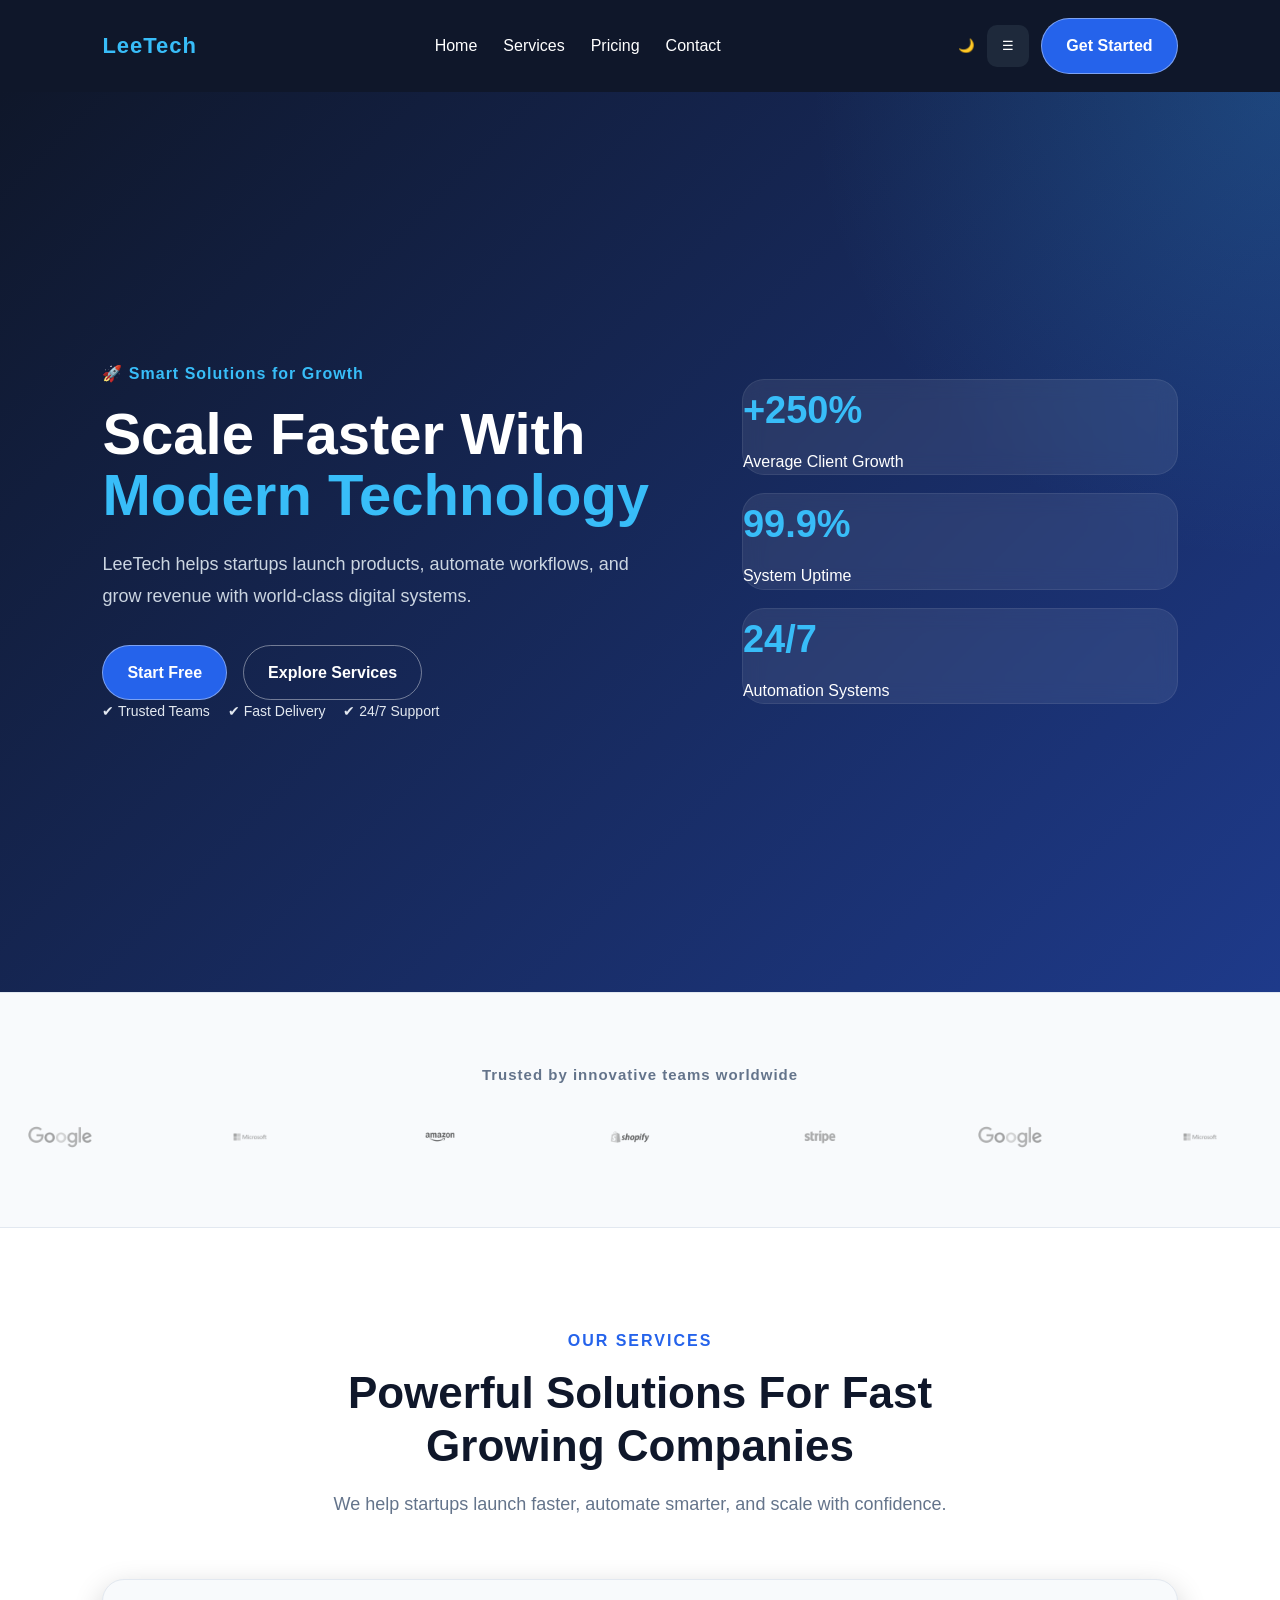
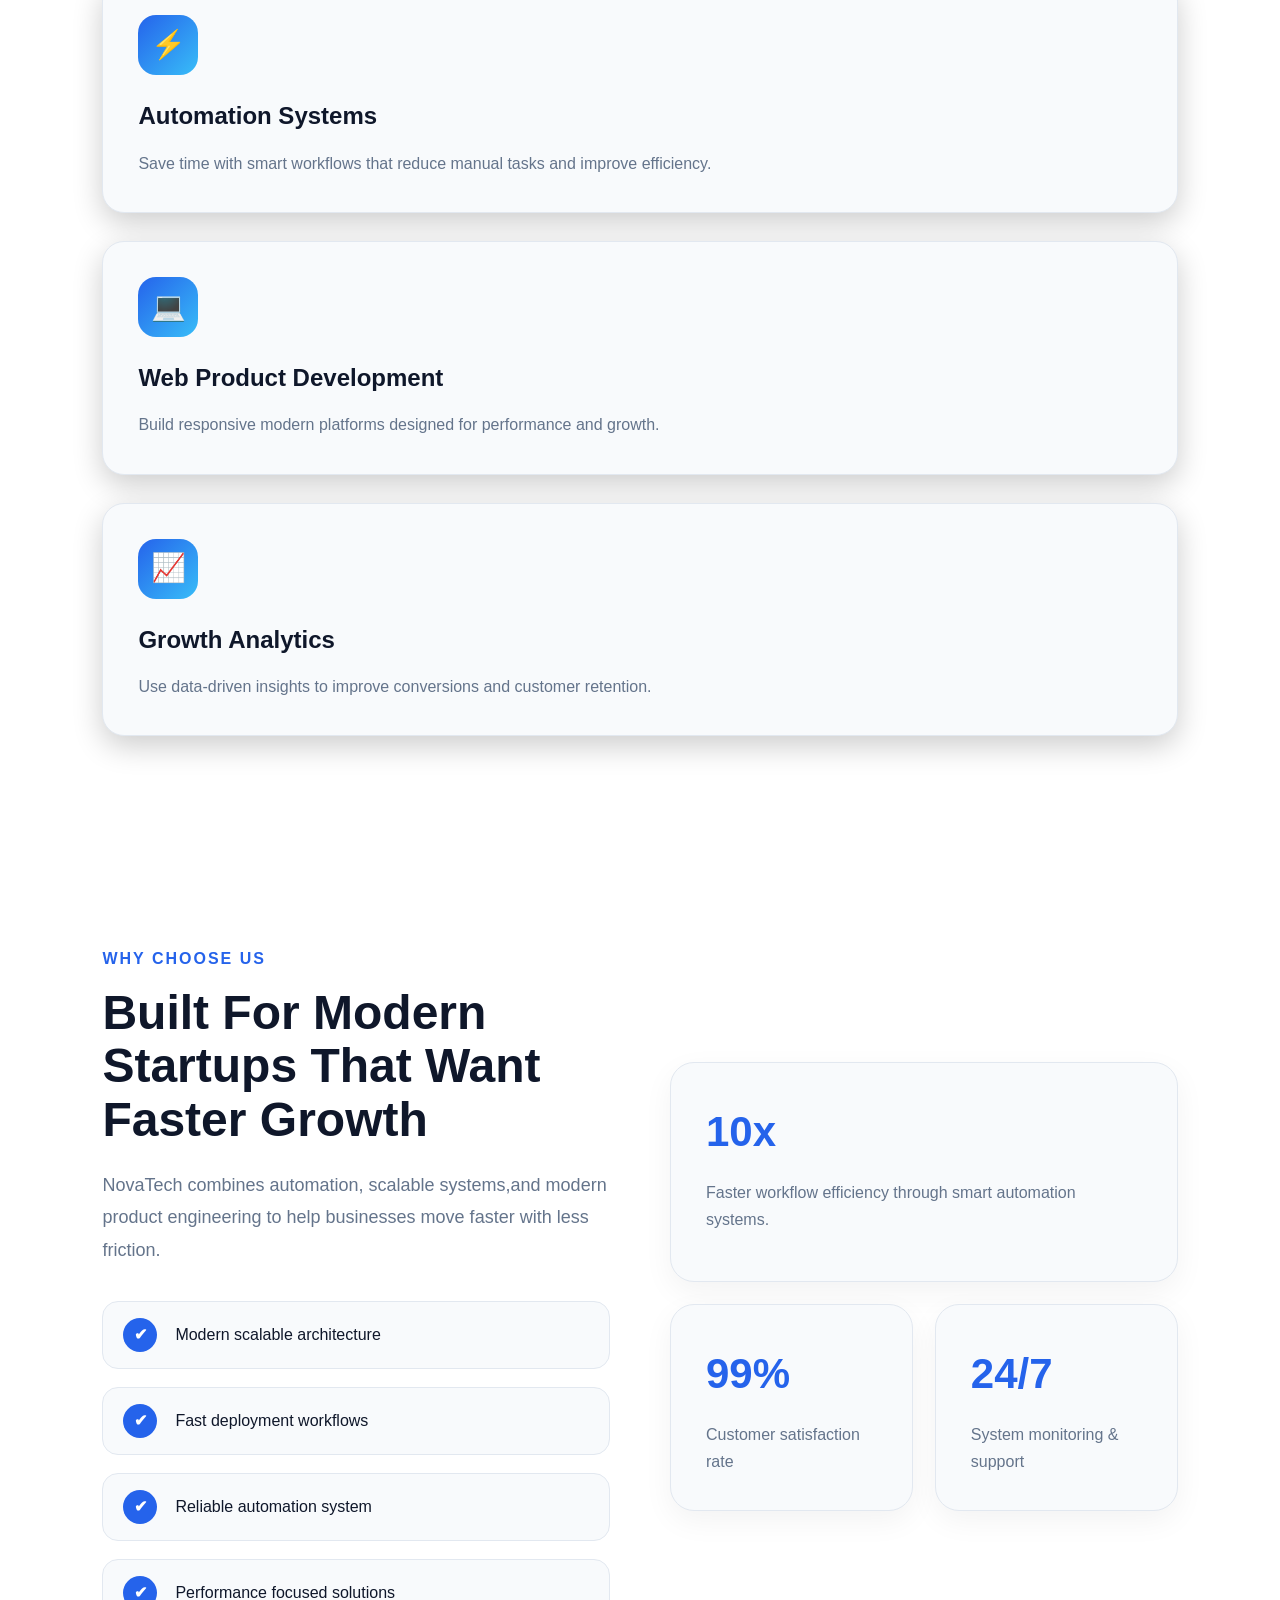
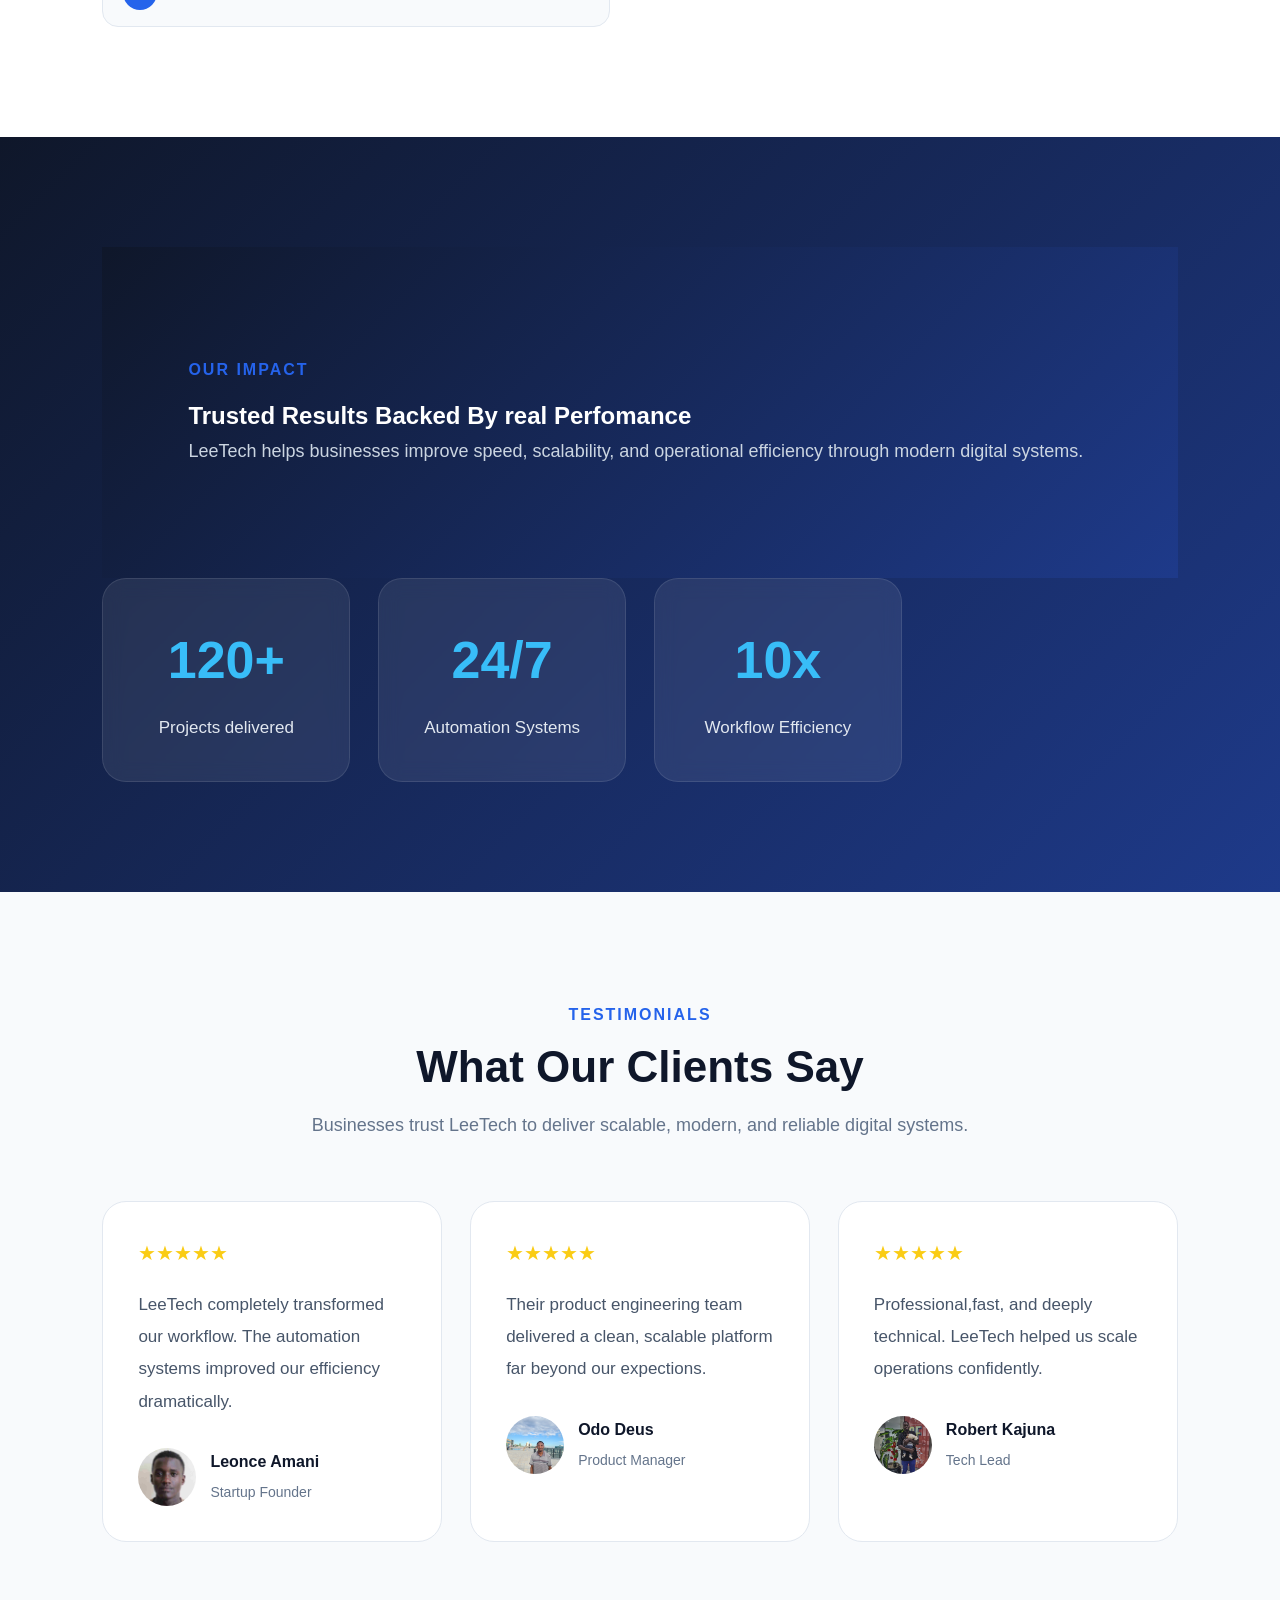
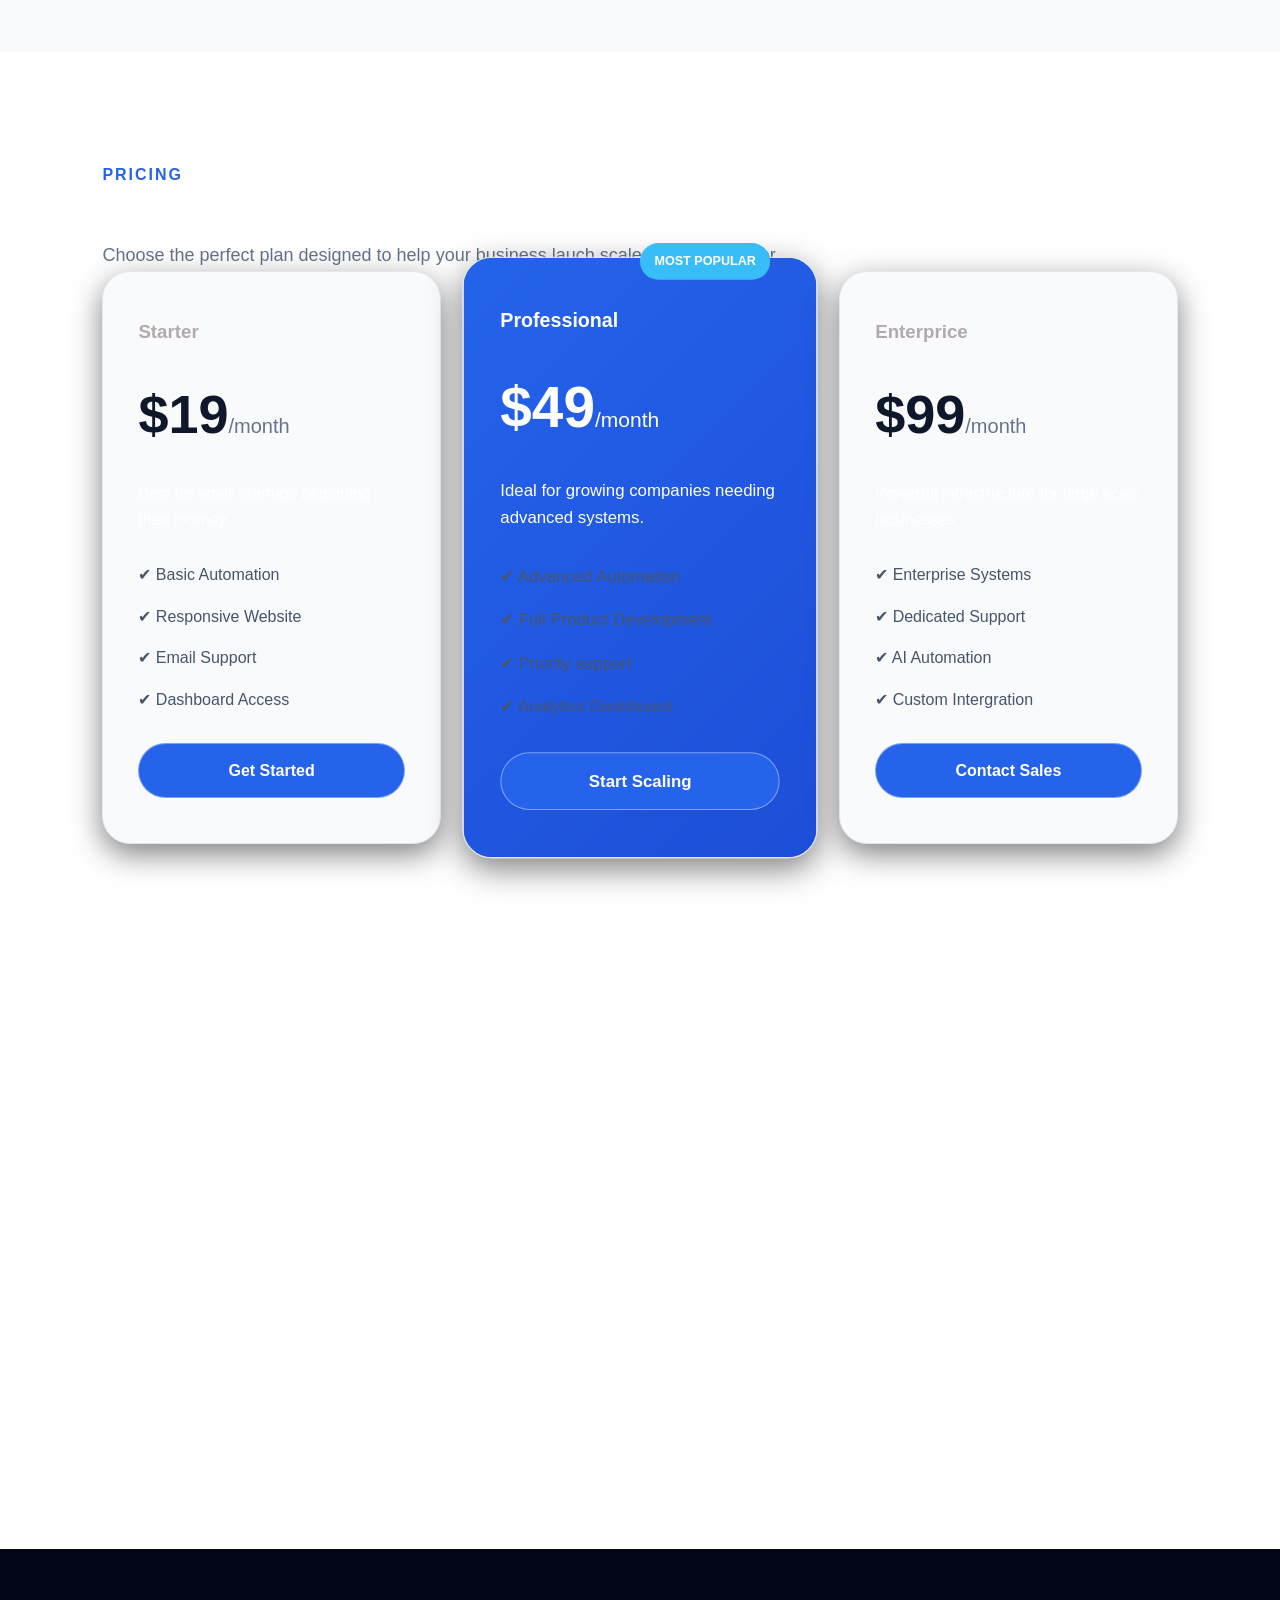
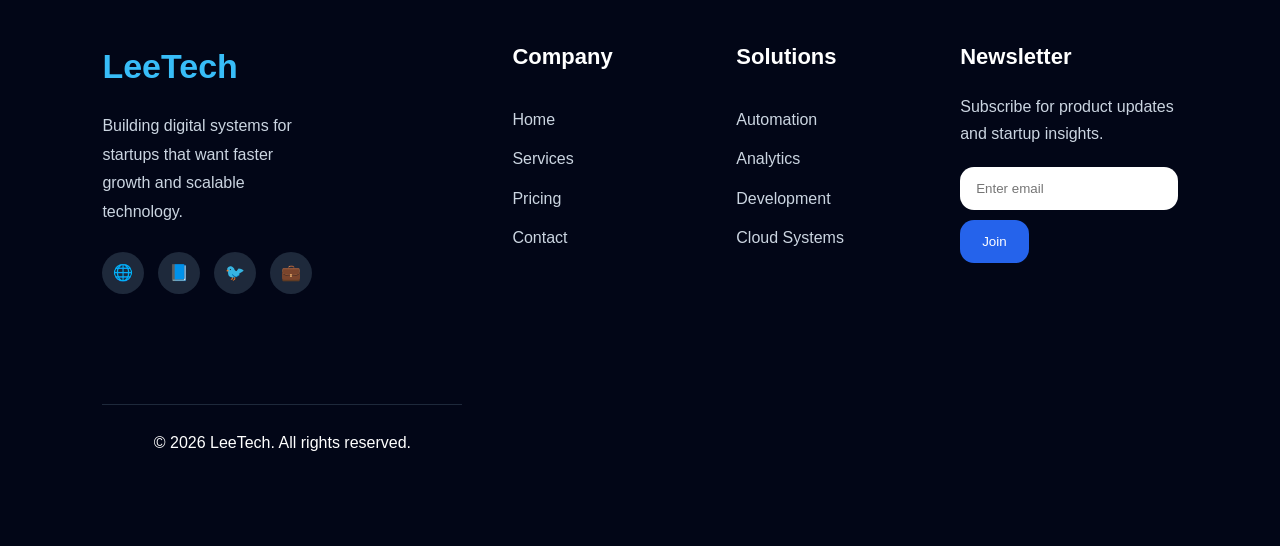
<file: index.html>
<!DOCTYPE html>
<html lang="en">
<head>
    <meta charset="UTF-8">
    <meta name="viewport" content="width=device-width, initial-scale=1.0">
    <title>LeeTech</title>
    <link rel="stylesheet" href="style.css">
</head>
<body>

    <header class="navbar" id="navBar">

        <div class="logo">LeeTech</div>

        <nav class="nav-menu" id="navMenu">
            <ul class="nav-links">
                <li><a href="#hero">Home</a></li>
                <li><a href="#services">Services</a></li>
                <li><a href="#pricing">Pricing</a></li>
                <li><a href="#cta">Contact</a></li>
            </ul>
        </nav>

        <div class="nav-actions">
            <button id="modeToggle">🌙</button>
            <button class="menu-btn" id="menuBtn">☰</button>
            <a href="#cta" class="btn nav-cta">Get Started</a>
        </div>

        
    </header>

    <section class="hero reveal" id="hero">

        <div class="hero-left">
            <p class="tag">🚀 Smart Solutions for Growth</p>

            <h1>
                Scale Faster With <span>Modern Technology</span>
            </h1>

            <p class="hero-text">
                LeeTech helps startups launch products, automate workflows,
                and grow revenue with world-class digital systems.
            </p>

            <div class="hero-buttons">
                <a href="#pricing" class="btn">Start Free</a>
                <a href="#services" class="btn-outline">Explore Services</a>
            </div>

            <div class="hero-badges">
                <span>✔ Trusted Teams</span>
                <span>✔ Fast Delivery</span>
                <span>✔ 24/7 Support</span>
            </div>
        </div>

        <div class="hero-right">
            <div class="hero-panel main-panel">
                <h3>+250%</h3>
                <p>Average Client Growth</p>
            </div>

            <div class="hero-panel small-panel">
                <h3>99.9%</h3>
                <p>System Uptime</p>
            </div>

            <div class="hero-panel small-panel">
                <h3>24/7</h3>
                <p>Automation Systems</p>
            </div>
        </div>
    </section>

    <section class="trusted reveal">

        <p class="trusted-text">Trusted by innovative teams worldwide</p>

        <div class="logo-slider">
        <div class="logo-track">

            <img src="/google.png" alt="Google">
            <img src="/microsoft.png" alt="Microsoft">
            <img src="/amazon.png" alt="Amazon">
            <img src="/shopify.png" alt="Shopify">
            <img src="/stripe.png" alt="Stripe">
            
            <img src="/google.png" alt="Google">
            <img src="/microsoft.png" alt="Microsoft">
            <img src="/amazon.png" alt="Amazon">
            <img src="/shopify.png" alt="Shopify">
            <img src="/stripe.png" alt="Stripe">

        </div>

    </div>
        
    </section>

    <section id="services" class="services reveal">

        <div class="section-top">
            <p class="mini-title">OUR SERVICES</p>
            <h2>Powerful Solutions For Fast Growing Companies</h2>
            <p class="section-text">
                We help startups launch faster, automate smarter, and scale with confidence.
            </p>
        </div>

        <div class="services-grid">

            <div class="service-card">
                <div class="icon">⚡</div>
                <h3>Automation Systems</h3>
                <p>
                    Save time with smart workflows that reduce manual tasks and improve efficiency.
                </p>
            </div>

            <div class="service-card">
                <div class="icon">💻</div>
                <h3>Web Product Development</h3>
                <p>
                    Build responsive modern platforms designed for performance and growth.
                </p>
            </div>

            <div class="service-card">
                <div class="icon">📈</div>
                <h3>Growth Analytics</h3>
                <p>
                    Use data-driven insights to improve conversions and customer retention.
                </p>
            </div>
        </div>
    </section>

    <section class="why-us reveal">

        <div class="why-left">

            <p class="mini-title">WHY CHOOSE US</p>

            <h2>Built For Modern Startups That Want Faster Growth</h2>

            <p class="why-text">NovaTech combines automation, scalable systems,and modern product engineering to help businesses move faster with less friction.

            </p>

            <div class="why-list">

                <div class="why-item">
                    <span>✔</span>
                    <p>Modern scalable architecture</p>
                </div>

                <div class="why-item">
                    <span>✔</span>
                    <p>Fast deployment workflows</p>
                </div>

                <div class="why-item">
                    <span>✔</span>
                    <p>Reliable automation system</p>
                </div>

                <div class="why-item">
                    <span>✔</span>
                    <p>Performance focused solutions</p>
                </div>
            </div>
            
        </div>

        <div class="why-right">

            <div class="why-card large-card">
                <h3>10x</h3>
                <p>Faster workflow efficiency through smart automation systems.</p>
            </div>

            <div class="why-grid">

            <div class="why-card">
                <h3>99%</h3>
                <p>Customer satisfaction rate</p>
            </div>

            <div class="why-card">
                <h3>24/7</h3>
                <p>System monitoring & support</p>
            </div>

        </div>

        </div>

    </section>

    <section class="stats reveal">

        <div class="stats top">

            <p class="mini-title">OUR IMPACT</p>

            <h2>
                Trusted Results Backed By real Perfomance
            </h2>

            <p class="stats-text">
                LeeTech helps businesses improve speed,
                scalability, and operational efficiency through
                modern digital systems.
            </p>

        </div>

        <div class="stats-grid">

            <div class="stat-card">
                <h3>120+</h3>
                <p>Projects delivered</p>
            </div>

            <div class="stat-card">
                <h3>24/7</h3>
                <p>Automation Systems</p>
            </div>

            <div class="stat-card">
                <h3>10x</h3>
                <p>Workflow Efficiency</p>
            </div>

        </div>

    </section>

    <section class="testimonials reveal">

        <div class="section-top">

            <p class="mini-title">TESTIMONIALS</p>

            <h2> What Our Clients Say</h2>

            <p class="section-text">
                Businesses trust LeeTech to deliver scalable,
                modern, and reliable digital systems.
            </p>

        </div>

        <div class="testimonials-grid">

            <div class="testimonials-card">

                <div class="stars">★★★★★</div>

                <p class="testimonial-text">
                    LeeTech completely transformed our workflow.
                    The automation systems improved our efficiency dramatically.
                </p>

                <div class="client">

                    <img src="/leonce.png" alt="Client">

                    <div>
                        <h4>Leonce Amani</h4>
                        <span>Startup Founder</span>
                    </div>

                </div>

            </div>

            <div class="testimonials-card">

                <div class="stars">★★★★★</div>

                <p class="testimonial-text">
                    Their product engineering team delivered a clean,
                    scalable platform far beyond our expections.
                </p>

                <div class="client">

                    <img src="/client3.jpg" alt="Client">

                    <div>
                        <h4>Odo Deus</h4>
                        <span>Product Manager</span>
                    </div>

                </div>

            </div>
            
            <div class="testimonials-card">

                <div class="stars">★★★★★</div>

                <p class="testimonial-text">
                    Professional,fast, and deeply technical.
                    LeeTech helped us scale operations confidently.
                </p>

                <div class="client">

                    <img src="/client2.jpg" alt="Client">

                    <div>
                        <h4>Robert Kajuna</h4>
                        <span>Tech Lead</span>
                    </div>

                </div>

            </div>            

        </div>
    </section>

    <section class="pricing reveal" id="pricing">

        <div class="sction-top">

            <p class="mini-title">PRICING</p>

            <h2>Flexible Plans For Every Business</h2>
            
            <p class="section-text">
                Choose the perfect plan designed to help your
                business lauch,scale, and grow faster.
            </p>
        </div>

        <div class="pricing-grid">

            <div class="price-card">

                <h3>Starter</h3>

                <div class="price">
                    <span>$19</span>/month
                </div>

                <p class="price-desc">
                    Best for small startups beginning their journey.
                </p>

                <ul class="price-features">
                    <li>✔ Basic Automation</li>
                    <li>✔ Responsive Website</li>
                    <li>✔ Email Support</li>
                    <li>✔ Dashboard Access</li>
                </ul>

                <a href="#" class="btn price-btn">
                    Get Started
                </a>
            </div>

            <div class="price-card popular">

                <div class="popular-badge">
                    MOST POPULAR
                </div>

                <h3>Professional</h3>

                <div class="price">
                    <span>$49</span>/month
                </div>

                <div class="price-desc">
                    <p>Ideal for growing companies needing advanced systems.
                    </p>

                    <ul class="price-features">
                        <li>✔ Advanced Automation</li>
                        <li>✔ Full Product Development</li>
                        <li>✔ Priority support</li>
                        <li>✔ Analytics Dashboard</li>
                    </ul>

                    <a href="#" class="btn price-btn">
                        Start Scaling
                    </a>

                </div>

            </div>

                <div class="price-card">

                    <h3>Enterprice</h3>

                    <div class="price">
                        <span>$99</span>/month
                    </div>

                    <p class="price-desc">
                        Powerful infrastructure for large scale businesses.
                    </p>

                    <ul class="price-features">
                        <li>✔ Enterprise Systems</li>
                        <li>✔ Dedicated Support</li>
                        <li>✔ AI Automation</li>
                        <li>✔ Custom Intergration</li>
                    </ul>

                    <a href="#" class="btn price-btn">
                        Contact Sales
                    </a>

                </div>            

        </div>

    </section>

    <section class="cta reveal" id="cta">

        <div class="cta-box">

            <p class="mini-title">
                READY TO SCALE
            </p>

            <h2>
                Build Faster With LeeTech
            </h2>

            <p class="cta-text">
                Launch digital systems,automate operations,
                and grow your startup with powerful technology solutions.
            </p>

            <div class="cta-buttons">

                <a href="register.html" class="btn">
                    Start Free Trial
                </a>

                <a href="https://wa.me/255740462193" class="btn-outline">
                    Contact Team
                </a>

            </div>

        </div>
    </section>

    <footer class="footer">

        <div class="footer-grid">

            <div class="footer-grid">

                <div class="footer-brand">

                    <h2>LeeTech</h2>

                    <p>
                        Building digital systems for startups
                        that want faster growth and scalable technology.
                    </p>

                    <div class="socials">

                    <a href="#">🌐</a>
                    <a href="#">📘</a>
                    <a href="#">🐦</a>
                    <a href="#">💼</a>                       
                        
                    </div>


                </div>

            </div>

            <div class="footer-links">

                <h3>Company</h3>

                <a href="#hero">Home</a>
                <a href="#services">Services</a>
                <a href="#pricing">Pricing</a>
                <a href="#contact">Contact</a>

            </div>

            <div class="footer-links">

                <h3>Solutions</h3>

                <a href="#">Automation</a>
                <a href="#">Analytics</a>
                <a href="#">Development</a>
                <a href="#">Cloud Systems</a>

            </div>

            <div class="footer-newsletter">

                <h3>Newsletter</h3>

                <p>
                    Subscribe for product updates and startup insights.
                </p>

                <form class="newsletter-form">

                    <input type="email" placeholder="Enter email">

                    <button type="submit">
                        Join
                    </button>

                </form>

            </div>

            <div class="footer-bottom">

                <p>
                    © 2026 LeeTech. All rights reserved.
                </p>
            </div>
        </div>
    </footer>

    <script src="script.js"></script>

</body>
</html>
</file>
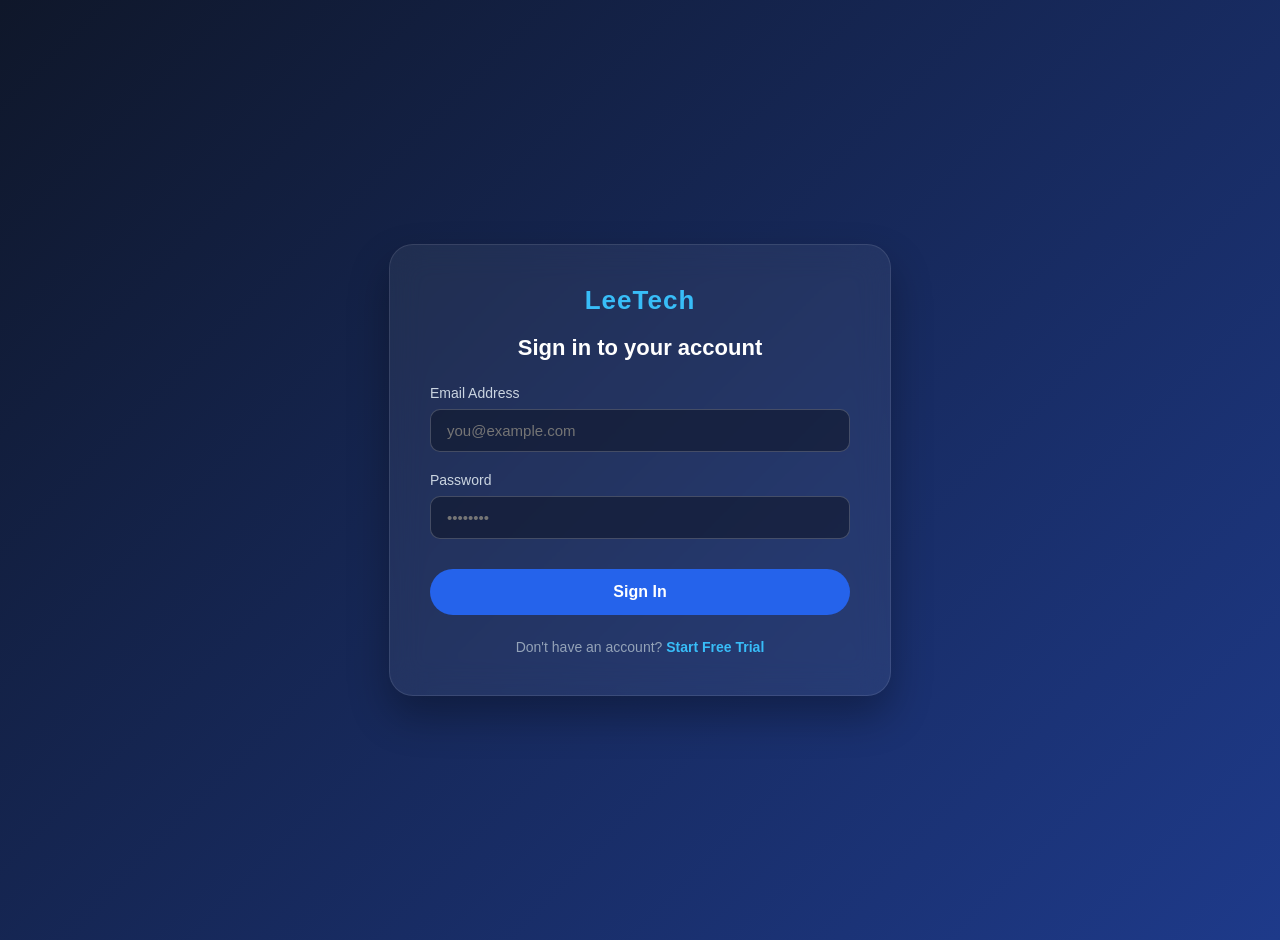
<file: login.html>
<!DOCTYPE html>
<html lang="en">
<head>
    <meta charset="UTF-8">
    <meta name="viewport" content="width=device-width, initial-scale=1.0">
    <title>Sign In - LeeTech</title>
    <style>
        :root {
            --primary: #2563eb;
            --secondary: #38bdf8;
            --dark: #0f172a;
            --light: #f8fafc;
            --text: #1e293b;
        }

        body {
            font-family: Arial, sans-serif;
            background: linear-gradient(135deg, #0f172a, #1e3a8a);
            color: white;
            min-height: 100vh;
            display: flex;
            justify-content: center;
            align-items: center;
            margin: 0;
            padding: 20px;
        }

        .auth-container {
            background: rgba(255, 255, 255, 0.06);
            backdrop-filter: blur(16px);
            border: 1px solid rgba(255, 255, 255, 0.1);
            padding: 40px;
            border-radius: 24px;
            width: 100%;
            max-width: 420px;
            box-shadow: 0 20px 40px rgba(0, 0, 0, 0.3);
        }

        .logo {
            font-size: 26px;
            font-weight: bold;
            color: var(--secondary);
            text-align: center;
            margin-bottom: 8px;
            letter-spacing: 1px;
        }

        h2 {
            font-size: 22px;
            text-align: center;
            margin-bottom: 24px;
            color: #fff;
        }

        .form-group {
            margin-bottom: 20px;
        }

        .form-group label {
            display: block;
            font-size: 14px;
            margin-bottom: 8px;
            color: #cbd5e1;
        }

        .form-group input {
            width: 100%;
            padding: 12px 16px;
            border-radius: 10px;
            border: 1px solid rgba(255, 255, 255, 0.2);
            background: rgba(15, 23, 42, 0.6);
            color: white;
            font-size: 15px;
            outline: none;
            box-sizing: border-box;
            transition: 0.3s;
        }

        .form-group input:focus {
            border-color: var(--secondary);
            box-shadow: 0 0 10px rgba(56, 189, 248, 0.2);
        }

        .btn-submit {
            width: 100%;
            padding: 14px;
            background: var(--primary);
            color: white;
            border: none;
            border-radius: 999px;
            font-size: 16px;
            font-weight: bold;
            cursor: pointer;
            transition: 0.3s;
            margin-top: 10px;
        }

        .btn-submit:hover {
            background: #1d4ed8;
            transform: translateY(-2px);
            box-shadow: 0 10px 20px rgba(37, 99, 235, 0.3);
        }

        .auth-footer {
            text-align: center;
            margin-top: 24px;
            font-size: 14px;
            color: #94a3b8;
        }

        .auth-footer a {
            color: var(--secondary);
            text-decoration: none;
            font-weight: bold;
        }

        .auth-footer a:hover {
            text-decoration: underline;
        }
    </style>
</head>
<body>

    <div class="auth-container">
        <div class="logo">LeeTech</div>
        <h2>Sign in to your account</h2>

        <form action="#">
            <div class="form-group">
                <label for="email">Email Address</label>
                <input type="email" id="email" placeholder="you@example.com" required>
            </div>

            <div class="form-group">
                <label for="password">Password</label>
                <input type="password" id="password" placeholder="••••••••" required>
            </div>

            <button type="submit" class="btn-submit">Sign In</button>
        </form>

        <div class="auth-footer">
            Don't have an account? <a href="register.html">Start Free Trial</a>
        </div>
    </div>

</body>
</html>
</file>
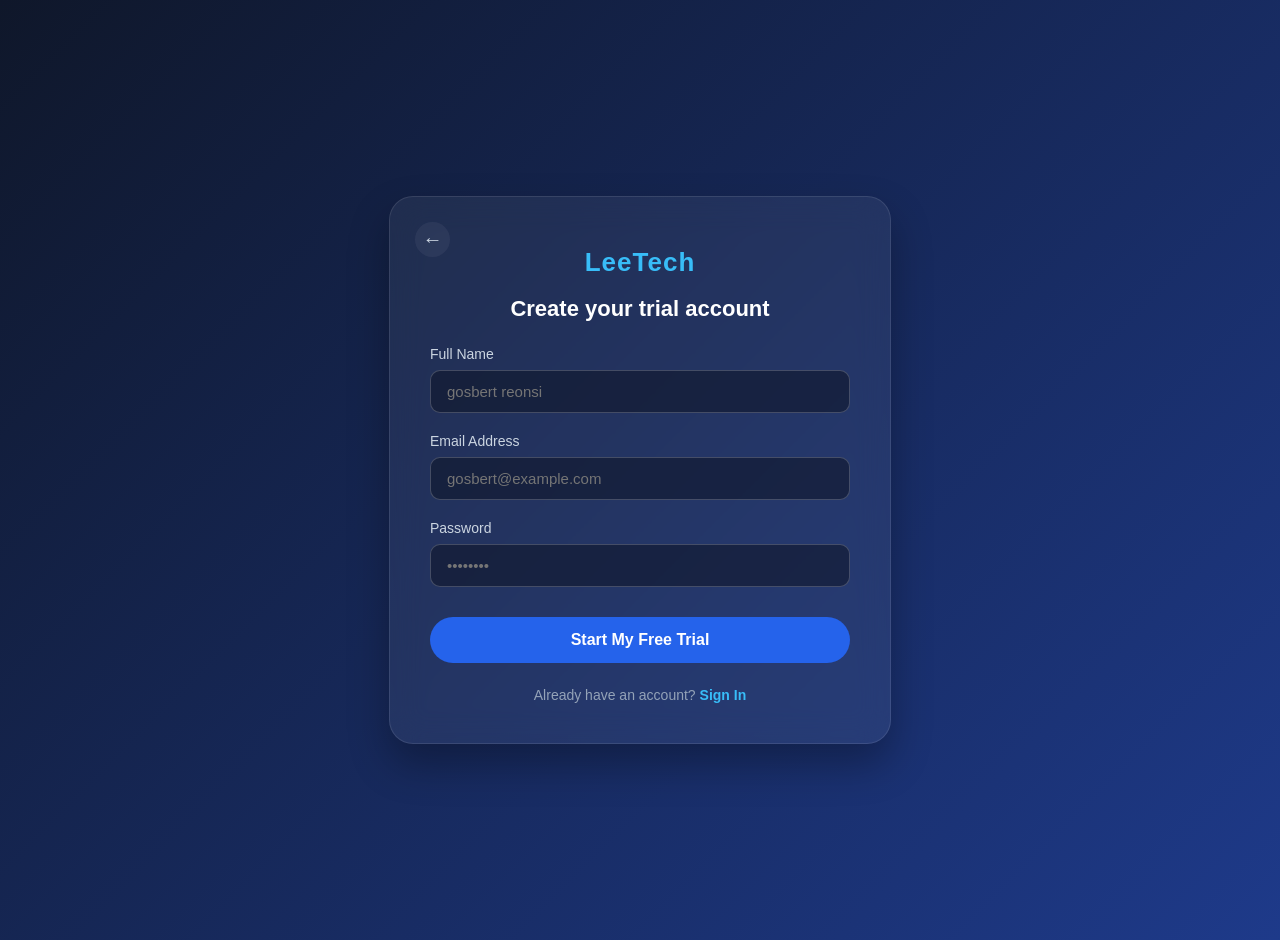
<file: register.html>
<!DOCTYPE html>
<html lang="en">
<head>
    <meta charset="UTF-8">
    <meta name="viewport" content="width=device-width, initial-scale=1.0">
    <title>Start Your Free Trial - LeeTech</title>
    <style>
        :root {
            --primary: #2563eb;
            --secondary: #38bdf8;
            --dark: #0f172a;
            --light: #f8fafc;
            --text: #1e293b;
        }

        body {
            font-family: Arial, sans-serif;
            background: linear-gradient(135deg, #0f172a, #1e3a8a);
            color: white;
            min-height: 100vh;
            display: flex;
            justify-content: center;
            align-items: center;
            margin: 0;
            padding: 20px;
        }

        .auth-container {
            position: relative;
            background: rgba(255, 255, 255, 0.06);
            backdrop-filter: blur(16px);
            border: 1px solid rgba(255, 255, 255, 0.1);
            padding: 40px;
            border-radius: 24px;
            width: 100%;
            max-width: 420px;
            box-shadow: 0 20px 40px rgba(0, 0, 0, 0.3);
        }

        /* Back Arrow Styling */
        .back-arrow {
            position: absolute;
            top: 25px;
            left: 25px;
            color: #cbd5e1;
            text-decoration: none;
            font-size: 20px;
            font-weight: bold;
            transition: 0.3s ease;
            width: 35px;
            height: 35px;
            display: flex;
            align-items: center;
            justify-content: center;
            border-radius: 50%;
            background: rgba(255, 255, 255, 0.05);
        }

        .back-arrow:hover {
            color: var(--secondary);
            background: rgba(255, 255, 255, 0.15);
            transform: translateX(-3px);
        }

        .logo {
            font-size: 26px;
            font-weight: bold;
            color: var(--secondary);
            text-align: center;
            margin-bottom: 8px;
            letter-spacing: 1px;
            margin-top: 10px; /* Space for the arrow */
        }

        h2 {
            font-size: 22px;
            text-align: center;
            margin-bottom: 24px;
            color: #fff;
        }

        .form-group {
            margin-bottom: 20px;
        }

        .form-group label {
            display: block;
            font-size: 14px;
            margin-bottom: 8px;
            color: #cbd5e1;
        }

        .form-group input {
            width: 100%;
            padding: 12px 16px;
            border-radius: 10px;
            border: 1px solid rgba(255, 255, 255, 0.2);
            background: rgba(15, 23, 42, 0.6);
            color: white;
            font-size: 15px;
            outline: none;
            box-sizing: border-box;
            transition: 0.3s;
        }

        .form-group input:focus {
            border-color: var(--secondary);
            box-shadow: 0 0 10px rgba(56, 189, 248, 0.2);
        }

        .btn-submit {
            width: 100%;
            padding: 14px;
            background: var(--primary);
            color: white;
            border: none;
            border-radius: 999px;
            font-size: 16px;
            font-weight: bold;
            cursor: pointer;
            transition: 0.3s;
            margin-top: 10px;
        }

        .btn-submit:hover {
            background: #1d4ed8;
            transform: translateY(-2px);
            box-shadow: 0 10px 20px rgba(37, 99, 235, 0.3);
        }

        .auth-footer {
            text-align: center;
            margin-top: 24px;
            font-size: 14px;
            color: #94a3b8;
        }

        .auth-footer a {
            color: var(--secondary);
            text-decoration: none;
            font-weight: bold;
        }

        .auth-footer a:hover {
            text-decoration: underline;
        }
    </style>
</head>
<body>

    <div class="auth-container">
        <!-- Back to Home Arrow -->
        <a href="index.html" class="back-arrow" title="Back to Home">&larr;</a>

        <div class="logo">LeeTech</div>
        <h2>Create your trial account</h2>

        <form action="#">
            <div class="form-group">
                <label for="name">Full Name</label>
                <input type="text" id="name" placeholder="gosbert reonsi" required>
            </div>

            <div class="form-group">
                <label for="email">Email Address</label>
                <input type="email" id="email" placeholder="gosbert@example.com" required>
            </div>

            <div class="form-group">
                <label for="password">Password</label>
                <input type="password" id="password" placeholder="••••••••" required>
            </div>

            <button type="submit" class="btn-submit">Start My Free Trial</button>
        </form>

        <div class="auth-footer">
            Already have an account? <a href="login.html">Sign In</a>
        </div>
    </div>

</body>
</html>
</file>
<file: style.css>
*{
    margin: 0;
    padding: 0;
    box-sizing: border-box;
    transition:
    background .3s ease,
    color .3s ease,
    border-color .3s ease,
    transform .3s ease;
}

html{
    scroll-behavior: smooth;
}

body{
    font-family: Arial, sans-serif;
    line-height: 1.6;
    color: #0f172a;
    overflow-x: hidden;
}

section{
    padding: 92px 8%;
}

:root{
    --primary: #2563eb;
    --secondary: #38bdf8;
    --dark: #0f172a;
    --light: #f8fafc;
    --text: #1e293b;
}

.navbar{
    position: sticky;
    top: 0;
    z-index: 1000;

    display: flex;
    justify-content: space-between;
    background: var(--dark);
    backdrop-filter: blur(10px);
    color: white;
    padding: 18px 8%;
    align-items: center;
    transition: .35s
}

.navbar.scrolled{
    box-shadow: 0 10px 30px rgba(0,0,0,.15);
}

.nav-actions{
    display: flex;
    align-items: center;
    gap: 12px;
}

.menu-btn{
    border: none;
    background: #1e293b;
    color: white;
    width: 42px;
    height: 42px;
    border-radius: 10px;
    cursor: pointer;
}

.logo{
    font-size: 22px;
    font-weight: bold;
    color: var(--secondary);
    letter-spacing: 1px;
}

.nav-links{
    display: flex;
    list-style: none;
    gap: 26px;
}

.nav-links a{
    color: white;
    text-decoration: none;
    font-weight: 500;
    position: relative;
    transition: 0.3s;
}

.nav-links a:hover{
    color: var(--secondary);
}

.nav-links a::after{
    content: "";
    position: absolute;
    left: 0;
    bottom: -6px;
    width: 0;
    height: 2px;
    background: #38bdf8;
    transition: .3s;
}

.nav-links a:hover::after{
    width: 100%;
}

.btn{
    padding: 10px 20px;
    background: var(--primary);
    color: white;
    border-radius: 25px;
    text-decoration: none;
    transition: 0.3s;
}

.btn:hover{
    transform: translateY(-4px);
    box-shadow: 0 18px 30px rgba(37,99,235,.35);
}

.hero{
    display: grid;
    grid-template-columns: 1.15fr .85fr;
    align-items: center;
    gap: 50px;

    min-height: 100vh;
    padding: 100px 8%;

    background:
    radial-gradient(circle at top right,rgba(56,189,248,.18),transparent 30%),
    linear-gradient(135deg,#0f172a,#1e3a8a);
    color: white;
}

.tag{
    color:#38bdf8;
    margin-bottom: 18px;
    font-weight: 700;
    letter-spacing: 1px;
}

.hero h1{
    margin-bottom: 22px;
    font-size: 58px;
    max-width: 700px;
    line-height: 1.05;
}

.hero h1 span{
    color: #38bdf8;
}

.hero-text{
    font-size: 18px;
    margin-bottom: 32px;
    color:#cbd5e1;
    max-width: 560px;
    line-height: 1.8;
}

.hero-buttons{
    display: flex;
    flex-wrap: wrap;
    gap: 16px;
}

.btn,
.btn-outline{
    border: 1px solid rgba(255,255,255,.4) ;
    padding: 14px 24px;
    color: white;
    border-radius: 999px;
    text-decoration: none;
    font-weight: 700;
    transition: 0.3s;
}

.hero-badges{
    display: flex;
    gap: 18px;
    flex-wrap: wrap;
    font-size: 14px;
    color: #e2e8f0;
}


.btn-outline:hover{
    background: white;
    color:#cbd5e1;
}

.hero-right{
    display: grid;
    gap: 18px;
}

.hero-panel{
    background:rgba(255,255,255,.08);
    border:1px solid rgba(255,255,255,.08);
    backdrop-filter: blur(10px);
    border-radius: 22px;

    animation:floatY 4s ease-in-out infinite;
}

.main-panel{
    animation-delay: 0s;
}

.small-panel:nth-child(2){
    animation-delay: .8s;
}

.small-panel:nth-child(3){
    animation-delay: 1.6s;
}

.hero-panel h3{
    font-size: 38px;
    color:#38bdf8;
    margin-bottom: 8px;
}

.hero-left{
    animation: fadeUp .9s ease;
}

.hero-right{
    animation: fadeUp 1.2s ease;
}

@keyframes fadeUp{
    from{
        opacity: 0;
        transform: translateY(30px);
    }
    to{
        opacity: 1;
        transform: translateY(0);
    }
}

@keyframes floatY{
    0%,100%{
        transform: translateY(0);
    }
    50%{
        transform: translateY(-10px);
    }
}

.hero-card{
    background: rgba(255,255,255,0.08);
    backdrop-filter: blur(8px);
    padding: 30px;
    border-radius:18px ;
}

.hero-card h3{
    font-size: 38px;
    color:#38bdf8;
    margin-bottom: 10px;
}

.hero-card p{
    color:#e2e8f0;
}

@media screen and (max-width:20cm){

.hero{
  grid-template-columns:1fr;
  text-align:center;
}

.hero h1{
  font-size:42px;
  margin-inline: auto;
}

.hero-text{
  margin:auto auto 28px;
}

.hero-buttons,
.hero-badges{
  justify-content:center;
}

.nav-cta{
    padding: 0 18px;
    font-size: .8rem;
    text-align: center;
}

.btn:hover{
    transform: translateY(-2px);
}

.menu-btn{
    padding: 9px 5px;
    border-radius: 17px;
}


}

.trusted{
    padding: 70px 0;
    background: #f8fafc;
    border-top: 1px solid #e2e8f0;
    border-bottom: 1px solid #e2e8f0;

    overflow: hidden;
}

.trusted-text{
    text-align: center;
    font-size: 15px;
    margin-bottom: 30px;
    letter-spacing: 1px;
    color:#64748b;
    font-weight: 600;
}

.logo-slider{
    overflow: hidden;
    position: relative;
}

.logo-track{
    display: flex;
    align-items: center;

    gap: 70px;
    width: max-content;
    animation: scrollLogos 22s linear infinite;
}

.logo-track img{
    width: 120px;
    height: 40px;
    object-fit: contain;
    opacity: .6;
    filter: grayscale(100%);
    transition: .35s;
}

.logo-track img:hover{
    opacity: 1;
    filter: grayscale(0%);
    transform: scale(1.08);
}

@keyframes scrollLogos{
    from{
        transform: translateX(0);
    }

    to{
        transform: translateX(-50%);
    }
}

body.dark .trusted{
    background:#020617;
    border-color:#1e293b;
}

body.dark .trusted-text{
  color:#cbd5e1;
}

@media screen and (max-width:20cm){

.logo-track{
  gap:45px;
}

.logo-track img{
  width:90px;
  height:32px;
}

}


.trusted-logos{
    display: flex;
    justify-content: center;
    gap: 35px;
    align-items: center;
    flex-wrap: wrap;
}

.brand{
    font-weight:bold ;
    font-size: 22px;
    color:#94a3b8;
    transition: .3s;
    opacity: .65;
}

.brand:hover{
    color:#2563eb;
    opacity: 1;
    transform: translateY(-4px);
}

@media screen and (max-width:20cm){

.brand{
  font-size:18px;
}

.trusted-logos{
  gap:20px;
}

}

.services{
    padding: 100px 8%;
    background-color: #ffffff;
}

.section-top{
    text-align: center;
    max-width: 760px;
    margin: 0 auto 60px;
}

.mini-title{
    font-weight: bold;
    color: #2563eb;
    letter-spacing: 2px;
    margin-bottom: 14px;
}

.section-top h2{
    font-size: 44px;
    line-height: 1.2;
    margin-bottom: 16px;
    color: #0f172a;
}

.section-text{
    font-size: 18px;
    color: #64748b;
    line-height: 1.7;
}

.services-grid{
    display: grid;
    grid-template-columns: repeat(3 1fr);
    gap: 28px;
}

.service-card{
    background: #f8fafc;
    padding: 35px;
    border-radius: 22px;
    box-shadow: 0 10px 30px rgba(0,0,0,.2);
    transition:.35s ;
    border: 1px solid  #e2e8f0;
}

.service-card:hover{
    transform: translateY(-10px);
    box-shadow: 0 18px 40px rgba(0,0,0,.5);
}

.icon{
    width: 60px;
    height: 60px;
    display: flex;
    align-items: center;
    justify-content: center;

    font-size: 28px;
    border-radius: 18px;

    background: linear-gradient(135deg,#2563eb,#38bdf8);
    color: white;

    margin-bottom: 22px;
}

.service-card h3{
    font-size: 24px;
    margin-bottom: 14px;
    color: #0f172a;
}

.service-card p{
    color: #64748b;
    line-height: 1.7;
}

body.dark .services{
    background: #020617;
}

body.dark .service-card{
    background: #1e293b;
    background-color: #334155;
}

body.dark .section-top h2,
body.dark .service-card h3{
    color: white;
}

body.dark .section-text,
body.dark section-card p{
    color: #cbd5e1;
}

@media screen and (max-width:20cm){

.services-grid{
  grid-template-columns:1fr 1fr;
}

}

@media screen and (max-width:20cm){

.services-grid{
  grid-template-columns:1fr;
}

.section-top h2{
  font-size:34px;
}

.service-card{
  padding:28px;
}

}

#modeToggle{
    background: none;
    border: none;
    cursor: pointer;
    transition: .3s;
}

#modeToggle:hover{
    transform: scale(1.2);
}

#modeToggle:active{
    transform: rotate(180deg);
}

body,
.navbar,
.hero,
.services,
.service-card,
.trusted{
    transition: 0.35s ease;
}

@media screen and (max-width:20cm){

.menu-btn{
  display:block;
}

.nav-cta{
  display:none;
}

.nav-menu{
  position:absolute;
  top:100%;
  left:0;
  right:0;

  background:#0f172a;
  max-height:0;
  overflow:hidden;
  transition:.35s;
}

.nav-menu.open{
  max-height:320px;
}

.nav-links{
  flex-direction:column;
  padding:20px;
}

}

.why-us{
    padding: 110px 8%;
    display: grid;
    grid-template-columns: 1fr 1fr;
    gap: 60px;
    align-items: center;
    background:#ffffff;
}

.why-left h2{
    font-size: 48px;
    line-height: 1.12;
    margin-bottom: 22px;
}

.why-text{
    color: #64748b;
    font-size: 18px;
    line-height: 1.8;
    margin-bottom: 35px;
    max-width:  580px;
}


.why-list{
    display: grid;
    gap: 18px;
}

.why-item{
    display: flex;
    align-items: center;
    gap:18px ;
    background: #f8fafc;
    padding: 16px 20px;
    border-radius: 16px;

    border: 1px solid #e2e8f0;
    transition: .3s;
}

.why-item:hover{
    transform: translateX(8px);
    border-color:#38bdf8;
}

.why-item span{
    width: 34px;
    height: 34px;

    display: flex;
    align-items: center;
    justify-content: center;
    border-radius: 50%;

    background:#2563eb;
    font-weight: bold;
    color: white;
}

.why-right{
    display: grid;
    gap: 22px;
}

.why-grid{
    display: grid;
    grid-template-columns: 1fr 1fr;
    gap: 22px;
}

.why-card{
    background: #f8fafc;
    padding: 35px;
    border-radius: 24px;

    border:1px solid #e2e8f0 ;
    box-shadow: 0 10px 30px rgba(0,0,0,0.05);
    transition: .35s;
}

.why-card:hover{
    transform: translateY(-10px);
    box-shadow:0 18px 40px rgba(0,0,0,.10);
}

.why-card h3{
    font-size: 42px;
    color: #2563eb;
    margin-bottom: 14px;
}

.why-card p{
    color: #64748b;
    line-height: 1.7;
}

.large-card{
    min-height: 220px;
}

body.dark .why-us{
  background:#020617;
}

body.dark .why-left h2,
body.dark .why-item p{
  color:white;
}

body.dark .why-text,
body.dark .why-card p{
  color:#cbd5e1;
}

body.dark .why-item,
body.dark .why-card{
  background:#1e293b;
  border-color:#334155;
}

@media screen and (max-width:20cm){

.why-us{
  grid-template-columns:1fr;
}

.why-left h2{
  font-size:38px;
}

}

@media screen and (max-width:20cm){

.why-grid{
  grid-template-columns:1fr;
}

.why-card{
  padding:28px;
}

}


.stats{
    padding: 110px 8%;
    background: linear-gradient(135deg,#0f172a,#1e3a8a);
    color: white;
}

.stats-top{
    text-align: center;
    max-width: 270px;
    margin: 0 auto 60px;
}

.stats-top h2{
    font-size: 46px;
    line-height:1.2 ;
    margin-top: 18px;
}

.stats-text{
    color: #cbd5e1;
    line-height: 1.8;
    font-size: 18px;
}

.stats-grid{
    display:grid;
    grid-template-columns: repeat(4,1fr);
    gap: 28px;
}
.stat-card{
    background: rgba(255,255,255,.08);
    border: 1px solid rgba(255,255,255,.10);
    backdrop-filter: blur(10px);
    padding: 40px 28px;
    border-radius: 24px;
    text-align: center;
    transition: .35s;

    animation: fadeUp 1s ease;
}

.stat-card:hover{
    transform: translateY(-10px);
    box-shadow: 0 18px 40px rgba(0,0,0,.18);
    background: rgba(255,255,255,.12);
}

.stat-card h3{
    font-size: 52px;
    margin-bottom: 12px;
    color: #38bdf8;
}

.stat-card p{
    color: #e2e8f0;
    font-size: 17px;
}

@media screen and (max-width:25cm){
    .stats-grid{
        grid-template-columns: 1fr,1fr;
    }
}

@media screen and (max-width:20cm){
    .stats-grid{
        grid-template-columns: 1fr;
    }

    .stats-top h2{
        font-size: 36px;
    }

    .stat-card h3{
        font-size: 44px;
    }
}

.testimonials{
    padding: 110px 8%;
    background: #f8fafc;
}

.testimonials-grid{
    display: grid;
    grid-template-columns: repeat(3,1fr);
    gap: 28px;
}



.testimonials-card{
    background: white;
    padding: 35px;
    border-radius: 24px;
    border: 1px solid #e2e8f0;
    box-shadow: 0,10px, 30px rgba(0,0,0,0.05);
    transition: .35s;
}

.testimonials-card:hover{
    transform: translateY(-10px);
    box-shadow: 0 18px 40px rgba(0,0,0,.10);
    border-color: #38bdf8;
}

.stars{
    color: #facc15;
    font-size: 20px;
    margin-bottom: 20px;
}

.testimonial-text{
    color: #475569;
    line-height: 1.9;
    font-size: 17px;
    margin-bottom: 30px;
}

.client{
    display: flex;
    align-items: center;
    gap: 14px;
}

.client img{
    width: 58px;
    height: 58px;

    border-radius: 50%;
    object-fit: cover;
}

.client h4{
    color: #0f172a;
    margin-bottom: 4px;
}

.client span{
    color: #64748b;
    font-size: 14px;
}

body.dark .testimonials{
  background:#020617;
}

body.dark .testimonial-card{
  background:#1e293b;
  border-color:#334155;
}

body.dark .testimonial-text,
body.dark .client span{
  color:#cbd5e1;
}

body.dark .client h4{
  color:white;
}

@media screen and (max-width:20cm){

.testimonials-grid{
  grid-template-columns:1fr 1fr;
}

}

.pricing{
    padding: 110px 8%;
    color: #ffffff;
}

.pricing-grid{
    display: grid;
    grid-template-columns: repeat(3,1fr);
    gap: 30px;
    align-items: center;
}

@media screen and (max-width:20cm){
    .pricing-grid{
        grid-template-columns: repeat(2,1fr);
    }
}

@media screen and (max-width:14.3cm){
    .pricing-grid{
        grid-template-columns:repeat(1,1fr);
    }
}

.price-card{
    position: relative;
    background: #f8fafc;
    border: 1px solid #e2e8f0;
    border-radius: 28px;
    padding: 45px 35px;
    transition: .35s;
    box-shadow: 0 10px 30px rgba(0,0,0,.5);
}

.price-card h3{
    color: rgb(179, 170, 170);
}

.price-card:hover{
    transform: translateY(-12px);
    box-shadow: 0 20px 45px rgba(0,0,0,.10);
    border-color: #38bdf8;
}

.popular{
    background: linear-gradient(135deg,#2563eb,#1d4ed8);
    color: white;
    transform: scale(1.05);
}

.popular-badge{
    position: absolute;
    top: -14px;
    right: 44px;
    background: #38bdf8;
    color: white;
    font-size: 12px;
    font-weight: bold;
    padding: 8px 14px;
    border-radius: 999px;
}

.price{
    margin: 24px 0;
    font-size: 20px;
    color: #64748b;
}

.price span{
    font-size: 54px;
    font-weight: bold;
    color: #0f172a;
}

.popular .price,
.popular .price span,
.popular p,
.popular li,
.popular h3{
    color: white;
}

.price-features{
    list-style: none;
    display: grid;
    gap: 16px;
    margin: 30px 0;
}

.price-features li{
    color: #475569;
}

.price-btn{
    width: 100%;
    display: inline-flex;
    justify-content: center;
}

body.dark .pricing{
  background:#020617;
}

body.dark .price-card{
  background:#1e293b;
  border-color:#334155;
}

body.dark .price-card h3,
body.dark .price span{
  color:white;
}

body.dark .price,
body.dark .price-features li,
body.dark .price-desc{
  color:#cbd5e1;
}

.cta{
    padding: 110px 8%;
    background: linear-gradient(135deg,#0f172a,#1e3a8a);
    position: relative;
    overflow: hidden;
}

.cta::before{
    content: "";
    position: absolute;
    width: 400px;
    height: 400px;
    background: rgba(56,189,248,.18);
    border-radius: 50%;
    top: -120px;
    right: -120px;
    filter: blur(80px);
}

.cta-box{
    position: relative;
    z-index: 2;
    max-width: 850px;
    margin: auto;
    text-align: center;
    background: rgba(255,255,255,.08);
    border: 1px solid rgba(255,255,255,.10);
    backdrop-filter: blur(10px);
    padding: 70px 50px;
    border-radius: 32px;
    color: white;
}

.cta-text{
    max-width: 650px;
    margin: auto auto 35px;
    color: #e2e8f0;
    font-size: 18px;
    line-height: 1.8;
}

.cta-buttons{
    display: flex;
    justify-content: center;
    gap: 18px;
    flex-wrap: wrap;
}

.cta .btn:hover{
    box-shadow: 0 20px 40px rgba(37,99,235,.35);
}

.cta-box{
    animation: fadeUp 1s ease;
}

@media screen and (max-width:20cm){

.cta{
  padding:90px 6%;
}

.cta-box{
  padding:50px 28px;
}

.cta-box h2{
  font-size:34px;
}

.cta-text{
  font-size:16px;
}

}

.footer{
    background:#020617;
    color: white;
    padding: 90px 8% 30px;
}

.footer-grid{
    display: grid;
    grid-template-columns: 1.2fr .8fr .8fr 1fr;
    gap: 50px;
    margin-bottom: 60px;
}

.footer-brand h2{
    color: #38bdf8;
    margin-bottom: 18px;
    font-size: 34px;
}

.footer-brand p{
    color: #cbd5e1;
    line-height: 1.8;
    max-width: 340px;
}

.socials{
    display:flex;
    gap: 14px;
    margin-top: 25px;
}

.socials a{
    width: 42px;
    height: 42px;
    display: flex;
    align-items: center;
    justify-content: center;
    border-radius: 50%;
    background: #1e293b;
    color: white;
    text-decoration: none;
    transition: .3s;
}

.socials a:hover{
    background: #2563eb;
    transform: translateY(-5px);
}

.footer-links{
    display: flex;
    flex-direction: column;
    gap: 14px;
}

.footer-links h3,
.footer-newsletter h3{
    margin-bottom: 18px;
    font-size: 22px;
}

.footer-links a{
    color: #cbd5e1;
    text-decoration: none;
    transition: .3s;
}

.footer-links a:hover{
    color: #38bdf8;
    transform: translateX(5px);
}

.footer-newsletter p{
    color: #cbd5e1;
    line-height: 1.7;
    margin-bottom: 20px;
}

.newsletter-form{
    display: flex;
    gap: 10px;
    flex-wrap: wrap;
}

.newsletter-form input{
    flex: 1;
    min-width: 180px;
    padding: 14px 16px;
    border: none;
    border-radius: 14px;
    outline: none;
}

.newsletter-form button{
    padding: 14px 22px;
    border: none;
    border-radius: 14px;
    background: #2563eb;
    color: white;
    cursor: pointer;
    transform: .3s;
}

.newsletter-form button:hover{
    background: #1d4ed8;
}

.footer-bottom{
    border-top: 1px solid #1e293b;
    padding-top: 25px;
    text-align: center;
    columns: #94a3b8;
}

@media screen and (max-width:26.5cm){

.footer-grid{
  grid-template-columns:1fr 1fr;
}

}

@media screen and (max-width:15.1cm){

.footer-grid{
  grid-template-columns:1fr;
}

}

section{
    padding: 110px 8%;
}

.reveal{
  opacity:0;
  transform:translateY(50px);
  transition:1s;
}

.reveal.active{
  opacity:1;
  transform:translateY(0);
}
</file>
